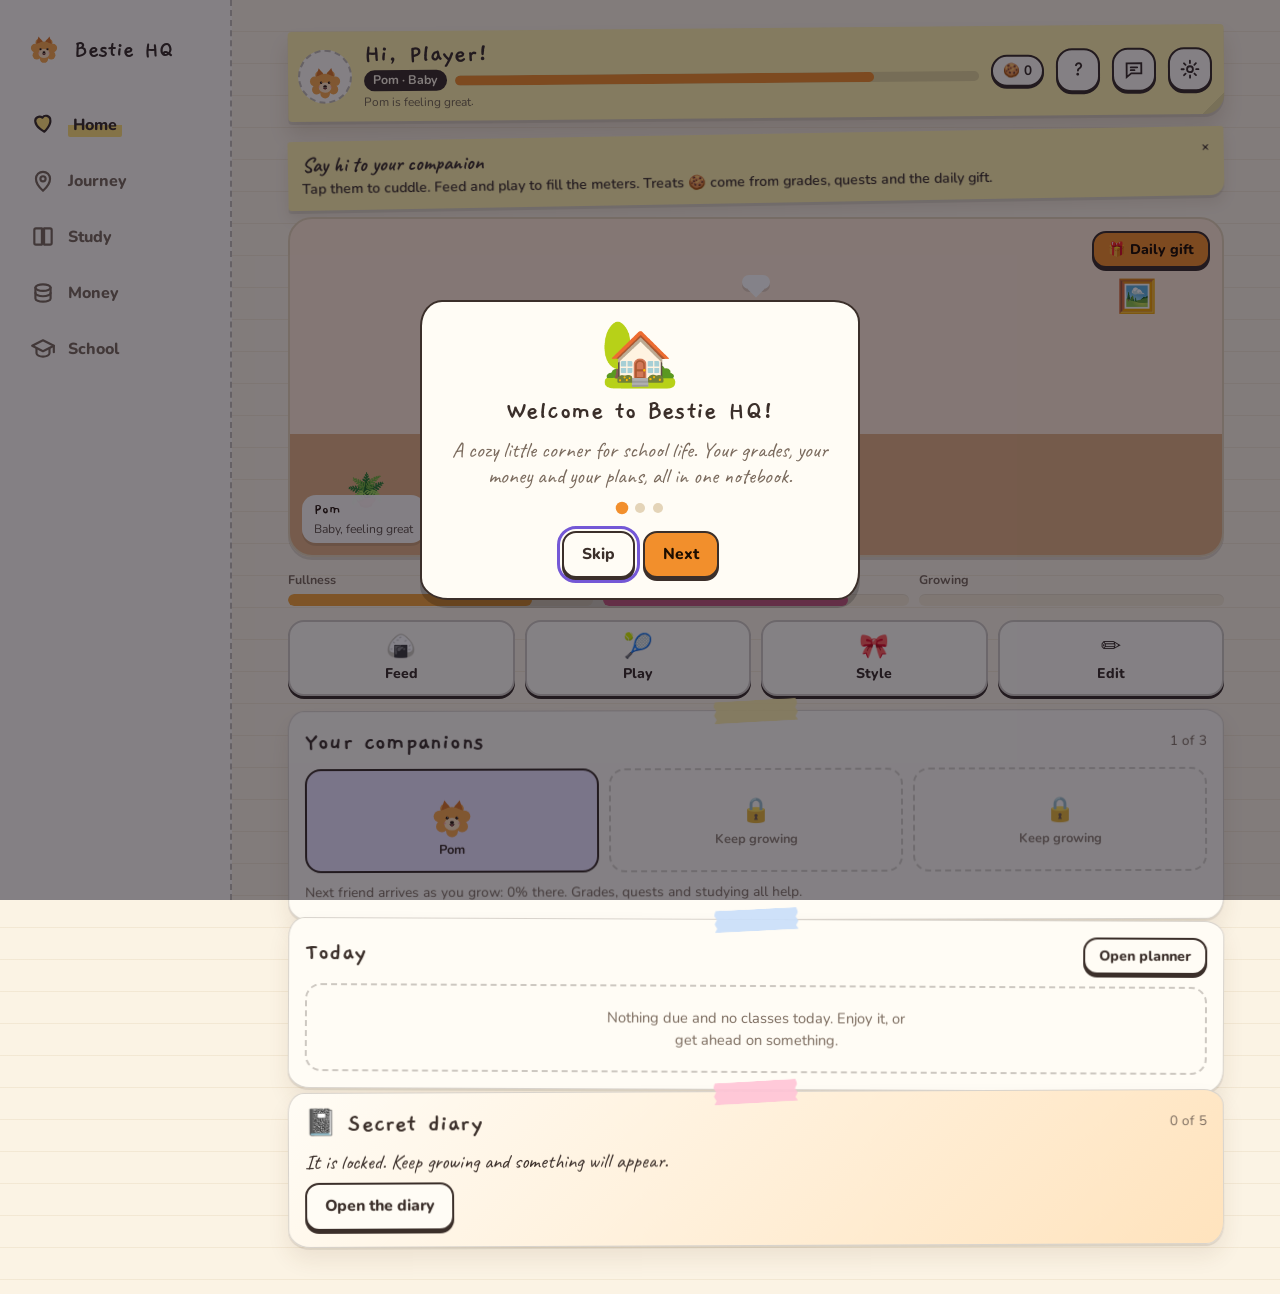
<file: index.html>
<!DOCTYPE html>
<html lang="en">
<head>
<meta charset="utf-8">
<meta name="viewport" content="width=device-width, initial-scale=1, viewport-fit=cover">
<meta name="theme-color" content="#fbf3e4" media="(prefers-color-scheme: light)">
<meta name="theme-color" content="#1f1a22" media="(prefers-color-scheme: dark)">
<title>Bestie HQ</title>
<meta name="description" content="A cute, game-like student life app. Track your road to graduation, side quests, budget and wishlist, with a Pomeranian buddy.">
<meta property="og:type" content="website">
<meta property="og:title" content="Bestie HQ">
<meta property="og:description" content="A cute, game-like student life app. Track your road to graduation, side quests, budget and wishlist.">
<meta property="og:url" content="https://marjie19.github.io/levelup-hq/">
<meta property="og:image" content="https://marjie19.github.io/levelup-hq/icons/og-image.png">
<meta property="og:image:width" content="1200">
<meta property="og:image:height" content="630">
<meta name="twitter:card" content="summary_large_image">
<link rel="icon" href="favicon.svg" type="image/svg+xml">
<link rel="manifest" href="manifest.webmanifest">
<link rel="apple-touch-icon" href="icons/apple-touch-icon.png">
<meta name="apple-mobile-web-app-capable" content="yes">
<meta name="mobile-web-app-capable" content="yes">
<meta name="apple-mobile-web-app-title" content="Bestie">
<meta name="apple-mobile-web-app-status-bar-style" content="default">
<link rel="preconnect" href="https://fonts.googleapis.com">
<link rel="preconnect" href="https://fonts.gstatic.com" crossorigin>
<link href="https://fonts.googleapis.com/css2?family=Gaegu:wght@400;700&family=Nunito:wght@400;600;700;800&family=Caveat:wght@600;700&display=swap" rel="stylesheet">
<link rel="stylesheet" href="css/styles.css">
</head>
<body>
<a class="skip" href="#view">Skip to content</a>

<div class="app">
  <!-- Phone: bottom tab bar. Laptop: left sidebar. Same buttons, CSS moves them. -->
  <nav class="nav" aria-label="Sections">
    <div class="brand"><span id="brandPom"></span><b>Bestie HQ</b></div>
    <div class="navlist" role="tablist">
      <button class="tab" role="tab" data-tab="home" type="button">
        <svg viewBox="0 0 24 24" aria-hidden="true"><path d="M12 21s-7-4.6-7-10.2A4 4 0 0 1 12 8a4 4 0 0 1 7 2.8C19 16.4 12 21 12 21Z"/></svg>
        <span>Home</span></button>
      <button class="tab" role="tab" data-tab="journey" type="button">
        <svg viewBox="0 0 24 24" aria-hidden="true"><path d="M12 21s-6.5-5.6-6.5-11a6.5 6.5 0 0 1 13 0c0 5.4-6.5 11-6.5 11Z"/><circle cx="12" cy="10" r="2.4"/></svg>
        <span>Journey</span></button>
      <button class="tab" role="tab" data-tab="study" type="button">
        <svg viewBox="0 0 24 24" aria-hidden="true"><path d="M4 5.5C4 4.7 4.7 4 5.5 4H11v15H5.5C4.7 19 4 18.3 4 17.5Z"/><path d="M20 5.5c0-.8-.7-1.5-1.5-1.5H13v15h5.5c.8 0 1.5-.7 1.5-1.5Z"/></svg>
        <span>Study</span></button>
      <button class="tab" role="tab" data-tab="money" type="button">
        <svg viewBox="0 0 24 24" aria-hidden="true"><ellipse cx="12" cy="7" rx="7" ry="3"/><path d="M5 7v5c0 1.7 3.1 3 7 3s7-1.3 7-3V7"/><path d="M5 12v5c0 1.7 3.1 3 7 3s7-1.3 7-3v-5"/></svg>
        <span>Money</span></button>
      <button class="tab" role="tab" data-tab="school" type="button">
        <svg viewBox="0 0 24 24" aria-hidden="true"><path d="M2 9l10-5 10 5-10 5Z"/><path d="M6 11.5V16c0 1.6 2.7 3 6 3s6-1.4 6-3v-4.5"/><path d="M22 9v6"/></svg>
        <span>School</span></button>
    </div>
  </nav>

  <div class="main">
    <header class="top">
      <button type="button" class="toppom" id="topPom" data-tab="home" aria-label="Go to your companion"></button>
      <div class="hello">
        <h1 id="hi">Hi, Player!</h1>
        <div class="lvlrow">
          <span class="lvlpill" id="stageLine">Pom</span>
          <div class="bar" role="progressbar" aria-label="How happy your companion is" aria-valuemin="0" aria-valuemax="500" id="xpbarWrap"><i id="xpbar" style="width:0%"></i></div>
        </div>
        <p class="xpline" id="xpline"></p>
      </div>
      <span class="treatpill" id="treatPill">🍪 0</span>
      <button class="iconbtn" id="tipsBtn" type="button" aria-label="Show the tip for this screen"><b aria-hidden="true">?</b></button>
      <button class="iconbtn" id="askBtn" type="button" aria-label="Ask Bestie, the helper chat"><svg viewBox="0 0 24 24" aria-hidden="true"><path d="M4 5h16v11H9l-5 4Z"/><path d="M8.5 9.5h7M8.5 12.5h4"/></svg></button>
      <button class="iconbtn" id="settingsBtn" type="button" aria-label="Settings">
        <svg viewBox="0 0 24 24" aria-hidden="true"><circle cx="12" cy="12" r="3.2"/><path d="M12 2.8v2.4M12 18.8v2.4M2.8 12h2.4M18.8 12h2.4M5.5 5.5l1.7 1.7M16.8 16.8l1.7 1.7M5.5 18.5l1.7-1.7M16.8 7.2l1.7-1.7"/></svg>
      </button>
    </header>

    <main id="view" tabindex="-1"></main>
  </div>
</div>
<div id="modal"></div>
<div class="toast" id="toast" role="status" hidden></div>

<script src="js/templates.js"></script>
<script src="js/state.js"></script>
<script src="js/utils.js"></script>
<script src="js/fx.js"></script>
<script src="js/storage.js"></script>
<script src="js/game.js"></script>
<script src="js/pets.js"></script>
<script src="js/views/header.js"></script>
<script src="js/views/home.js"></script>
<script src="js/views/journey.js"></script>
<script src="js/views/deans.js"></script>
<script src="js/coach.js"></script>
<script src="js/views/money.js"></script>
<script src="js/views/school.js"></script>
<script src="js/views/study.js"></script>
<script src="js/views/ask.js"></script>
<script src="js/views/profile.js"></script>
<script src="js/secret.js"></script>
<script src="js/petsheets.js"></script>
<script src="js/journeyedit.js"></script>
<script src="js/receipts.js"></script>
<script src="js/modals.js"></script>
<script src="js/tips.js"></script>
<script src="js/reminders.js"></script>
<script src="js/events.js"></script>
<script src="js/app.js"></script>
<script>if("serviceWorker" in navigator) addEventListener("load", () => navigator.serviceWorker.register("sw.js").catch(() => {}));</script>
</body>
</html>
</file>
<file: css/styles.css>
/* Layout: phone = slim header + content + bottom tab bar. Laptop (900px+) = left sidebar + header + two-column content.
   Look: soft & bubbly. Cards and buttons sit on a solid "sticker" shadow and squish down when pressed. */
:root{
  --bg:#fbf3e4; --surface:#fffcf5; --surface-2:#f4e9d3; --ink:#3b2f2a; --muted:#7a6a5d;
  --line:#e4d4b8; --accent:#f28f2c; --accent-soft:#ffe3bd; --accent-ink:#5b2c00;
  --plum:#7458d6; --plum-soft:#ece5ff; --good:#0d6e4a; --good-soft:#dcf2e2; --warn:#b4231f;
  --pink-soft:#ffe1e8; --on-plum:#ffffff; --on-good:#ffffff;
  --note:#fff1ad; --hl:#ffe27a;
  --display:"Gaegu", "Comic Sans MS", "Segoe Print", cursive;
  --body:"Nunito", system-ui, -apple-system, "Segoe UI", sans-serif;
  --hand:"Caveat", "Segoe Script", cursive;
  --r:24px; --r-sm:16px; --lift:0 3px 0 color-mix(in srgb,var(--ink) 14%,transparent);
  --navh:72px; color-scheme:light;
}
@media (prefers-color-scheme: dark){
  :root:not([data-theme="light"]){
    --bg:#1f1a22; --surface:#2a232d; --surface-2:#352c39; --ink:#f6ecdc; --muted:#c1b2a3;
    --line:#443847; --accent:#ffa552; --accent-soft:#4a3322; --accent-ink:#ffd9b0;
    --plum:#b39cff; --plum-soft:#3a2f5c; --good:#4fd39a; --good-soft:#1c3a2c; --warn:#ff7a72; --pink-soft:#4a2a3a;
    --on-plum:#1a1030; --on-good:#0f2a1f; --note:#51442a; --hl:#8a7420; color-scheme:dark;
  }
}
:root[data-theme="dark"]{
  --bg:#1f1a22; --surface:#2a232d; --surface-2:#352c39; --ink:#f6ecdc; --muted:#c1b2a3;
  --line:#443847; --accent:#ffa552; --accent-soft:#4a3322; --accent-ink:#ffd9b0;
  --plum:#b39cff; --plum-soft:#3a2f5c; --good:#4fd39a; --good-soft:#1c3a2c; --warn:#ff7a72; --pink-soft:#4a2a3a;
  --on-plum:#1a1030; --on-good:#0f2a1f; --note:#51442a; --hl:#8a7420; color-scheme:dark;
}
*{box-sizing:border-box}
html,body{margin:0}
body{background:var(--bg);color:var(--ink);font-family:var(--body);font-size:16px;line-height:1.5;-webkit-text-size-adjust:100%;
  background-image:radial-gradient(var(--line) 1.2px, transparent 1.2px);background-size:22px 22px}
h1,h2,h3{font-family:var(--display);font-weight:600;margin:0;text-wrap:balance;line-height:1.15}
button,input,select{font:inherit;color:inherit}
input,select{font-size:16px} /* stops iPhone zoom on focus */
button{cursor:pointer;-webkit-tap-highlight-color:transparent}
:focus-visible{outline:3px solid var(--plum);outline-offset:2px;border-radius:10px}
.muted{color:var(--muted)}
.hint{color:var(--muted);font-size:.85rem}
.num{font-variant-numeric:tabular-nums}
.stack>*+*{margin-top:14px}

/* app shell */
.main{max-width:1000px;margin:0 auto;padding:calc(12px + env(safe-area-inset-top)) calc(16px + env(safe-area-inset-right)) calc(var(--navh) + 96px + env(safe-area-inset-bottom)) calc(16px + env(safe-area-inset-left))}

/* nav: bottom bar on phone */
.nav{position:fixed;left:0;right:0;bottom:0;z-index:10;background:var(--surface);border-top:2px solid var(--line);
  padding:8px 12px calc(8px + env(safe-area-inset-bottom));border-radius:24px 24px 0 0}
.brand{display:none}
.navlist{display:flex;gap:6px;max-width:480px;margin:0 auto}
.tab{flex:1;position:relative;display:flex;flex-direction:column;align-items:center;gap:2px;border:0;background:none;border-radius:18px;padding:6px 4px;
  font-family:var(--display);font-weight:600;font-size:.8rem;color:var(--muted);transition:background .15s,color .15s}
.tab svg{width:26px;height:26px;fill:none;stroke:currentColor;stroke-width:2;stroke-linecap:round;stroke-linejoin:round}
.tab[aria-selected="true"]{background:var(--plum-soft);color:var(--plum)}
.tab[aria-selected="true"] svg{fill:color-mix(in srgb,var(--plum) 18%,transparent)}
.tab .soon{position:absolute;top:0;right:calc(50% - 30px);font-style:normal;font-family:var(--body);font-size:.6rem;font-weight:700;
  background:var(--accent-soft);color:var(--accent-ink);padding:0 6px;border-radius:999px}

/* laptop: sidebar */
@media (min-width:900px){
  .app{display:grid;grid-template-columns:232px minmax(0,1fr)}
  .nav{position:sticky;top:0;height:100vh;border-top:0;border-right:2px solid var(--line);border-radius:0 28px 28px 0;padding:24px 16px;display:flex;flex-direction:column;gap:24px}
  .brand{display:flex;align-items:center;gap:10px;padding:0 8px;font-family:var(--display);font-size:1.2rem}
  .brand .pom{width:40px;height:40px}
  .navlist{flex-direction:column;max-width:none;margin:0}
  .tab{flex:none;flex-direction:row;gap:12px;padding:12px 14px;font-size:1rem}
  .tab:hover{background:var(--surface-2);color:var(--ink)}
  .tab[aria-selected="true"]{box-shadow:0 3px 0 color-mix(in srgb,var(--plum) 35%,transparent)}
  .tab .soon{position:static;margin-left:auto}
  .main{padding:28px 32px 48px;width:100%}
}

/* slim header */
.top{display:flex;align-items:center;gap:12px;background:var(--surface);border:2px solid var(--line);border-radius:var(--r);box-shadow:var(--lift);padding:10px 12px 10px 10px}
.toppom{flex:none;width:52px;height:52px;border-radius:18px;background:var(--accent-soft);display:grid;place-items:center}
.toppom .pom{width:44px;height:44px}
.toppom.hop .pom{animation:hop .6s cubic-bezier(.3,1.6,.5,1)}
@keyframes hop{30%{transform:translateY(-8px) rotate(-6deg)}60%{transform:translateY(0) rotate(4deg)}}
.hello{flex:1;min-width:0}
.hello h1{font-size:1.25rem;white-space:nowrap;overflow:hidden;text-overflow:ellipsis}
.lvlrow{display:flex;align-items:center;gap:8px;margin-top:3px}
.lvlpill{flex:none;font-size:.78rem;background:var(--plum);color:var(--on-plum);padding:1px 9px;border-radius:999px}
.lvlpill b{font-family:var(--display);font-weight:600}
.bar{flex:1;height:10px;border-radius:999px;background:var(--surface-2);overflow:hidden}
.bar>i{display:block;height:100%;background:var(--accent);border-radius:999px;transition:width .6s cubic-bezier(.3,1.3,.5,1)}
.xpline{margin:2px 0 0;font-size:.75rem;color:var(--muted)}
.iconbtn{flex:none;width:44px;height:44px;display:grid;place-items:center;border:2px solid var(--line);background:var(--surface);border-radius:16px;box-shadow:0 3px 0 var(--line);color:var(--muted)}
.iconbtn svg{width:22px;height:22px;fill:none;stroke:currentColor;stroke-width:2;stroke-linecap:round}
.iconbtn:active{transform:translateY(2px);box-shadow:0 1px 0 var(--line)}

#view{margin-top:16px}

/* stats */
.stats{display:grid;grid-template-columns:repeat(3,1fr);gap:10px;margin-bottom:14px}
.stat{border-radius:20px;padding:10px 12px}
.stat b{font-family:var(--display);font-weight:600;font-size:1.5rem;display:block;line-height:1.1}
.stat b small{font-size:.9rem;opacity:.7}
.stat span{font-size:.76rem;font-weight:700}
.s-plum{background:var(--plum-soft);color:var(--plum)}
.s-apri{background:var(--accent-soft);color:var(--accent-ink)}
.s-good{background:var(--good-soft);color:var(--good)}

/* segmented switch (phone only) */
.seg{display:flex;background:var(--surface-2);border-radius:999px;padding:4px;margin-bottom:14px}
.seg button{flex:1;border:0;background:none;border-radius:999px;padding:8px;font-family:var(--display);font-weight:600;color:var(--muted)}
.seg button[aria-selected="true"]{background:var(--surface);color:var(--ink);box-shadow:0 2px 0 var(--line)}
.panes>.pane{display:none}
.panes[data-show="map"]>[data-pane-id="map"],.panes[data-show="quests"]>[data-pane-id="quests"],
.panes[data-show="spend"]>[data-pane-id="spend"],.panes[data-show="wish"]>[data-pane-id="wish"]{display:block}
@media (min-width:900px){
  .seg{display:none}
  .panes{display:grid;grid-template-columns:minmax(0,1.3fr) minmax(0,1fr);gap:18px;align-items:start}
  .panes>.pane{display:block}
}

/* cards */
.card{background:var(--surface);border:2px solid var(--line);border-radius:var(--r);box-shadow:var(--lift);padding:16px}
.card h2{font-size:1.2rem}
.cardhead{display:flex;justify-content:space-between;align-items:center;gap:10px;margin-bottom:12px}
.headbtns{display:flex;gap:8px;align-items:center}

/* buttons */
.btn{border:0;border-radius:16px;padding:10px 18px;font-family:var(--display);font-weight:600;font-size:1rem;background:var(--ink);color:var(--bg);
  box-shadow:0 4px 0 color-mix(in srgb,var(--ink) 55%,#000);transition:transform .08s,box-shadow .08s}
.btn:active{transform:translateY(3px);box-shadow:0 1px 0 color-mix(in srgb,var(--ink) 55%,#000)}
.btn.acc{background:var(--accent);color:#2b1400;box-shadow:0 4px 0 #c46a12}
.btn.acc:active{box-shadow:0 1px 0 #c46a12}
.btn.ghost{background:var(--surface-2);color:var(--ink);box-shadow:0 4px 0 var(--line)}
.btn.ghost:active{box-shadow:0 1px 0 var(--line)}
.btn.sm{padding:6px 14px;font-size:.92rem;border-radius:14px}
.btn[disabled]{opacity:.55;cursor:not-allowed}
.round{width:34px;height:34px;border-radius:50%;border:2px solid var(--line);background:var(--surface);font-family:var(--display);font-weight:600;color:var(--muted);box-shadow:0 2px 0 var(--line)}
.fab{position:fixed;right:calc(18px + env(safe-area-inset-right));bottom:calc(var(--navh) + 18px + env(safe-area-inset-bottom));z-index:9;
  border:0;border-radius:999px;padding:14px 22px;background:var(--plum);color:var(--on-plum);font-family:var(--display);font-weight:600;font-size:1.05rem;
  box-shadow:0 5px 0 color-mix(in srgb,var(--plum) 60%,#000),0 10px 24px rgba(40,20,90,.25);transition:transform .08s}
.fab span{font-size:1.3rem;line-height:1;margin-right:2px}
.fab:active{transform:translateY(3px)}
@media (max-width:899px){.fab.on-wish{display:none}}
@media (min-width:900px){.fab{bottom:28px;right:32px}}

/* map */
.map{position:relative;padding:8px 0 20px;overflow:hidden}
.map svg.trail{position:absolute;inset:0;width:100%;height:100%;pointer-events:none}
.world{position:relative;z-index:1;text-align:center;margin:14px 0 4px}
.world span{display:inline-block;font-family:var(--display);font-weight:600;font-size:.88rem;background:var(--plum-soft);color:var(--plum);padding:4px 14px;border-radius:999px}
.stop{position:relative;height:112px}
.node{position:absolute;left:var(--x);top:6px;transform:translateX(-50%);display:flex;flex-direction:column;align-items:center;gap:4px;border:0;background:none;padding:0;width:120px;z-index:1}
.dot{width:62px;height:62px;border-radius:50%;display:grid;place-items:center;font-family:var(--display);font-weight:700;font-size:1.05rem;
  background:var(--surface);border:3px dashed var(--line);color:var(--muted);box-shadow:0 4px 0 var(--line);transition:transform .15s}
.node:hover .dot{transform:translateY(-2px)}
.node:active .dot{transform:translateY(3px);box-shadow:0 1px 0 var(--line)}
.node .cap{font-size:.78rem;font-weight:700;line-height:1.2;text-align:center;background:var(--surface);padding:1px 6px;border-radius:6px}
.node .chip{font-size:.68rem;padding:1px 8px;border-radius:999px;font-weight:700;background:var(--surface-2);color:var(--muted)}
.st-done .dot{border:3px solid var(--good);background:var(--good-soft);color:var(--good);box-shadow:0 4px 0 var(--good)}
.st-dean .dot{border:3px solid var(--accent);background:var(--accent-soft);color:var(--accent-ink);box-shadow:0 4px 0 var(--accent)}
.st-now .dot{border:3px solid var(--plum);background:var(--plum-soft);color:var(--plum);box-shadow:0 4px 0 var(--plum);animation:pulse 1.8s ease-in-out infinite}
.st-grad .dot{width:74px;height:74px;border-radius:24px;border:3px solid var(--plum);background:var(--plum);color:var(--on-plum);box-shadow:0 5px 0 color-mix(in srgb,var(--plum) 60%,#000)}
.st-goal .dot{border-radius:20px;border-style:solid;background:var(--pink-soft)}
.st-goaldone .dot{border:3px solid var(--good);background:var(--good-soft);color:var(--good);border-radius:20px;box-shadow:0 4px 0 var(--good)}
.chip.dean{background:var(--accent-soft);color:var(--accent-ink)}
.chip.now{background:var(--plum-soft);color:var(--plum)}
.chip.ok{background:var(--good-soft);color:var(--good)}
.avatar{position:absolute;width:40px;height:40px;top:16px;left:-14px;animation:bob 2.2s ease-in-out infinite}
@keyframes pulse{50%{transform:scale(1.06)}}
@keyframes bob{50%{transform:translateY(-4px)}}
.addgoal{display:block;margin:6px auto 0;position:relative;z-index:1}

/* mascot moods */
.pom .eyes-shut{display:none}
.pom.sleepy .eyes-open{display:none}
.pom.sleepy .eyes-shut{display:inline}

/* lists */
.list{list-style:none;margin:0;padding:0;display:flex;flex-direction:column;gap:8px}
.row{display:flex;align-items:center;gap:10px;padding:10px 12px;border:2px solid var(--line);border-radius:var(--r-sm);background:var(--surface)}
.row.done .t{color:var(--muted);text-decoration:line-through;text-decoration-thickness:2px}
.row .grow{flex:1;min-width:0}
.row .t{font-weight:700;overflow-wrap:anywhere}
.row .s{font-size:.8rem;color:var(--muted)}
.check{width:30px;height:30px;border-radius:10px;border:2px solid var(--line);background:var(--surface);display:grid;place-items:center;flex:none;font-weight:700;color:var(--on-good);box-shadow:0 2px 0 var(--line)}
.check[aria-pressed="true"]{background:var(--good);border-color:var(--good);box-shadow:0 2px 0 color-mix(in srgb,var(--good) 60%,#000)}
.pill{font-size:.72rem;font-weight:700;padding:2px 8px;border-radius:999px;background:var(--surface-2);color:var(--muted);white-space:nowrap}
.pill.xp{background:var(--plum-soft);color:var(--plum)}
.x{border:0;background:none;color:var(--muted);font-size:1.2rem;width:32px;height:32px;border-radius:10px;flex:none}
.x:hover{color:var(--warn);background:var(--surface-2)}
.empty{display:flex;flex-direction:column;align-items:center;gap:6px;padding:20px 16px;text-align:center;color:var(--muted);border:2px dashed var(--line);border-radius:var(--r-sm);font-size:.92rem}
.empty .pom{width:56px;height:56px}
.empty p{margin:0;max-width:34ch}

/* forms */
.sheetform{display:flex;flex-direction:column;gap:12px}
.field{display:flex;flex-direction:column;gap:4px;flex:1;min-width:110px}
.field label{font-size:.8rem;font-weight:700;color:var(--muted)}
.inp{width:100%;border:2px solid var(--line);background:var(--bg);border-radius:14px;padding:10px 12px}
.inp:focus{outline:none;border-color:var(--plum)}

/* money */
.big{font-family:var(--display);font-size:2.4rem;font-weight:600;line-height:1}
.leftline{font-size:.92rem}
.mbar{height:14px;border-radius:999px;background:var(--surface-2);overflow:hidden;margin:10px 0 6px}
.mbar>i{display:block;height:100%;background:var(--good);border-radius:999px}
.mbar.hot>i{background:var(--warn)}
.cats{display:flex;flex-direction:column;gap:6px;margin-top:14px}
.cat{display:grid;grid-template-columns:76px 1fr 78px;gap:8px;align-items:center;font-size:.85rem}
.cat .track{height:8px;border-radius:999px;background:var(--surface-2);overflow:hidden}
.cat .track i{display:block;height:100%;background:var(--plum);border-radius:999px}
.chips{display:flex;flex-wrap:wrap;gap:6px}
.chipbtn{border:2px solid var(--line);background:var(--surface);border-radius:999px;padding:5px 12px;font-size:.85rem;font-weight:700;box-shadow:0 2px 0 var(--line)}
.chipbtn[aria-pressed="true"]{background:var(--plum);border-color:var(--plum);color:var(--on-plum);box-shadow:0 2px 0 color-mix(in srgb,var(--plum) 60%,#000)}
.catdot{flex:none;width:34px;height:34px;border-radius:12px;display:grid;place-items:center;font-family:var(--display);font-weight:600}
.c-food{background:var(--accent-soft);color:var(--accent-ink)}
.c-commute{background:var(--plum-soft);color:var(--plum)}
.c-school{background:var(--good-soft);color:var(--good)}
.c-fun{background:var(--pink-soft);color:#c2385a}
.c-others{background:var(--surface-2);color:var(--muted)}
.wish{padding:12px;border:2px solid var(--line);border-radius:var(--r-sm);display:flex;flex-direction:column;gap:6px}
.wish .head{display:flex;justify-content:space-between;gap:8px;align-items:center}
.wish form{display:flex;gap:6px}
.wish form .inp{padding:8px 10px}
.wish form .btn{box-shadow:none;padding:8px 14px}
.wish.got{background:var(--good-soft);border-color:var(--good)}

/* planner lock */
.lockcard{text-align:center;padding:36px 20px}
.lockcard .pom{width:72px;height:72px}
.lockcard p{max-width:46ch;margin:8px auto 0}

/* modal + toast */
.scrim{position:fixed;inset:0;background:rgba(10,6,20,.5);display:flex;align-items:flex-end;justify-content:center;z-index:20;padding:12px}
@media (min-width:600px){.scrim{align-items:center}}
.sheet{background:var(--surface);border-radius:28px;padding:20px;width:100%;max-width:440px;max-height:calc(100dvh - 24px);overflow:auto;display:flex;flex-direction:column;gap:12px;
  margin-bottom:env(safe-area-inset-bottom);animation:sheetin .28s cubic-bezier(.3,1.25,.5,1)}
@keyframes sheetin{from{transform:translateY(24px);opacity:0}}
.sheet h3{font-size:1.3rem}
.sheet .pom{width:48px;height:48px;flex:none}
.sheet .acts{display:flex;gap:8px;justify-content:flex-end;flex-wrap:wrap;margin-top:4px}
.xplist{margin:0;padding-left:20px;display:flex;flex-direction:column;gap:4px}
.toast{position:fixed;left:50%;bottom:calc(var(--navh) + 20px + env(safe-area-inset-bottom));transform:translateX(-50%);background:var(--ink);color:var(--bg);padding:10px 18px;border-radius:999px;font-weight:700;z-index:30;box-shadow:0 8px 24px rgba(0,0,0,.25);max-width:calc(100% - 32px);text-align:center}
@media (min-width:900px){.toast{bottom:28px}}
@media (prefers-reduced-motion:reduce){*{animation:none!important;transition:none!important}}
.skip{position:fixed;left:12px;top:-60px;z-index:40;background:var(--ink);color:var(--bg);padding:10px 16px;border-radius:12px;font-weight:700;text-decoration:none}
.skip:focus{top:12px}
[hidden]{display:none!important}
#view:focus{outline:none}
.tip{margin:0;padding:10px 12px;border-radius:var(--r-sm);background:var(--plum-soft);color:var(--ink);font-size:.85rem}

/* Dean's List calculator */
.sr{position:absolute;width:1px;height:1px;overflow:hidden;clip:rect(0 0 0 0);white-space:nowrap}
.calcgrid{display:grid;gap:14px}
.result{display:grid;grid-template-columns:112px minmax(0,1fr);gap:12px 16px;align-items:center}
.result>.rsave,.result>.rxp,.result>.rrules{grid-column:1/-1}
.ringbox{position:relative;width:112px;height:112px}
.ring{width:100%;height:100%}
.rtrack{fill:none;stroke:var(--surface-2);stroke-width:12}
.rfill{fill:none;stroke:var(--plum);stroke-width:12;stroke-linecap:round;transform:rotate(-90deg);transform-origin:70px 70px;transition:stroke-dashoffset .7s cubic-bezier(.3,1.2,.5,1),stroke .3s}
.rtick{stroke:var(--accent);stroke-width:5;stroke-linecap:round}
.result.pass .rfill{stroke:var(--good)}
.rnum{position:absolute;inset:0;display:flex;flex-direction:column;align-items:center;justify-content:center;line-height:1.05}
.rnum b{font-family:var(--display);font-weight:600;font-size:1.7rem}
.rnum span{font-size:.68rem;color:var(--muted);font-weight:700}
.result.pop .ringbox{animation:popring .7s cubic-bezier(.3,1.6,.5,1)}
@keyframes popring{40%{transform:scale(1.12) rotate(-4deg)}70%{transform:scale(.97) rotate(2deg)}}
.rstatus{font-family:var(--display);font-weight:600;font-size:1.1rem;line-height:1.2}
.result.pass .rstatus{color:var(--good)}
.rstatus.swap{animation:swap .35s ease-out}
@keyframes swap{from{opacity:0;transform:translateY(4px)}}
.checks{list-style:none;margin:8px 0 0;padding:0;display:flex;flex-direction:column;gap:4px;font-size:.84rem}
.ck{display:grid;grid-template-columns:18px 1fr auto;gap:6px;align-items:baseline}
.ckmark{font-weight:700}
.ck.ok .ckmark{color:var(--good)}
.ck.no .ckmark{color:var(--warn)}
.ck b{font-weight:700}
.rsave{display:flex;gap:10px;align-items:flex-end}
.rsave .field{flex:1}
.rxp{margin:-4px 0 0}
.rrules{display:flex;flex-wrap:wrap;gap:6px;align-items:center}
.rrules .btn{margin-left:auto}
.crow{display:grid;grid-template-columns:1fr 1fr 34px;grid-template-areas:"name name del" "units grade .";gap:8px;align-items:end;padding:10px;border:2px solid var(--line);border-radius:var(--r-sm);background:var(--surface)}
.cname{grid-area:name}
.cu{grid-area:units}
.cg{grid-area:grade}
.cdel{grid-area:del;align-self:center}
.cfoot{display:flex;align-items:center;justify-content:space-between;gap:10px;margin-top:12px}
@media (min-width:900px){
  .calcgrid{grid-template-columns:minmax(0,1.3fr) minmax(0,1fr);align-items:start}
  .coursecard{grid-column:1;grid-row:1}
  .result{grid-column:2;grid-row:1;position:sticky;top:20px;grid-template-columns:1fr;justify-items:center;text-align:center}
  .result>*{width:100%}
  .result>.ringbox{width:150px;height:150px}
  .rnum b{font-size:2.2rem}
  .checks{align-items:stretch;text-align:left}
  .crow{grid-template-columns:1fr 90px 120px 34px;grid-template-areas:"name units grade del"}
}

/* Journey: milestones, themes, pet, customize sheets */
.st-mile .dot{border-radius:20px;border:3px solid var(--accent);background:var(--accent-soft);color:var(--accent-ink);font-size:1.5rem;box-shadow:0 4px 0 var(--accent)}
.st-miledone .dot{border-radius:20px;border:3px solid var(--good);background:var(--good-soft);color:var(--good);box-shadow:0 4px 0 var(--good)}
.map{border-radius:var(--r-sm)}
.theme-forest{background:linear-gradient(180deg,rgba(46,155,98,.12),rgba(46,155,98,.03))}
.theme-space{background:linear-gradient(180deg,rgba(80,50,170,.24),rgba(30,20,90,.08))}
.theme-candy{background:linear-gradient(180deg,rgba(255,110,170,.16),rgba(255,190,120,.06))}
.theme-beach{background:linear-gradient(180deg,rgba(80,190,230,.16),rgba(250,215,140,.16))}
.decor{position:absolute;top:34px;font-size:1.5rem;opacity:.9;pointer-events:none;animation:sway 4.5s ease-in-out infinite;animation-delay:var(--d,0s)}
@keyframes sway{50%{transform:translateY(-6px) rotate(6deg)}}
.pet{position:absolute;left:0;top:0;width:40px;height:40px;z-index:2;pointer-events:none;will-change:transform}
.pet .avatar{position:static;left:auto;top:auto}
.petemo{display:grid;place-items:center;width:40px;height:40px;font-size:1.7rem;line-height:1;border-radius:50%;background:var(--surface);box-shadow:0 3px 0 var(--line)}
.tplgrid{display:grid;gap:8px}
.tpl{display:flex;gap:12px;align-items:center;text-align:left;width:100%;border:2px solid var(--line);background:var(--surface);border-radius:var(--r-sm);padding:10px 12px;box-shadow:0 3px 0 var(--line)}
.tpl .emo{font-size:1.7rem;flex:none}
.tplt{display:flex;flex-direction:column;line-height:1.25}
.tplt span{font-size:.8rem;color:var(--muted)}
.tpl[aria-checked="true"]{border-color:var(--plum);background:var(--plum-soft);box-shadow:0 3px 0 color-mix(in srgb,var(--plum) 45%,transparent)}
.tpl:active{transform:translateY(2px)}
.subh{margin:6px 0 -4px;font-family:var(--display);font-weight:600;font-size:1rem}
.bigico{font-size:2rem;line-height:1}
.sheet.wide{max-width:560px}
.elist{list-style:none;margin:0;padding:0;display:flex;flex-direction:column;gap:8px}
.erow{display:grid;grid-template-columns:auto 1fr 1fr 34px;grid-template-areas:"mv label label del" "kind kind group group" "icon icon xp xp";gap:6px 8px;align-items:center;padding:10px;border:2px solid var(--line);border-radius:var(--r-sm);background:var(--bg)}
.emove{grid-area:mv;display:flex;flex-direction:column;gap:2px}
.emove button{width:28px;height:22px;border:2px solid var(--line);border-radius:8px;background:var(--surface);font-size:.8rem;line-height:1;padding:0}
.emove button:disabled{opacity:.35}
.elabel{grid-area:label}
.erow .x{grid-area:del}
.ekind{grid-area:kind}
.egroup{grid-area:group}
.eicon{grid-area:icon}
.exp{grid-area:xp;display:flex;align-items:center;gap:6px;font-size:.8rem;font-weight:700;color:var(--muted)}
.erow .inp{padding:8px 10px}
.eadd{display:flex;gap:8px}

/* Receipt photo */
.snap{display:flex;flex-direction:column;gap:8px;padding:10px;border:2px dashed var(--line);border-radius:var(--r-sm)}
.snapbtns{display:flex;gap:8px;flex-wrap:wrap}
.snapprev{display:flex;gap:10px;align-items:center}
.snapprev[hidden]{display:none}
.snapprev img{width:64px;height:64px;object-fit:cover;border-radius:12px;border:2px solid var(--line);flex:none}
.snapinfo{flex:1;min-width:0;font-size:.85rem;line-height:1.3}
.snapinfo .mbar{margin:6px 0 0;height:8px}
.mbar>i{transition:width .3s}
.autofill{animation:flash 1.6s ease-out}
@keyframes flash{0%,35%{background:var(--accent-soft);border-color:var(--accent)}}
.rimg{width:100%;max-height:60vh;object-fit:contain;border-radius:14px;background:var(--surface-2)}
.x.pic{font-size:1rem}

/* Companions: pet drawings, Home room, care, shop, maker */
.pet-svg{overflow:visible}
.pet-svg .eyes-open{transform-box:fill-box;transform-origin:center;animation:blink 5.5s infinite}
@keyframes blink{0%,93%,100%{transform:scaleY(1)}96%{transform:scaleY(.08)}}
.toppom{border:0;padding:0;cursor:pointer}
.toppom .pet-svg{width:46px;height:46px}
.treatpill{flex:none;font-size:.85rem;font-weight:700;background:var(--accent-soft);color:var(--accent-ink);padding:4px 10px;border-radius:999px;white-space:nowrap}
.treatpill.big{font-size:1rem;padding:5px 12px;box-shadow:0 2px 0 color-mix(in srgb,var(--accent) 40%,transparent)}
.room{position:relative;border-radius:var(--r);border:2px solid var(--line);box-shadow:var(--lift);height:340px;overflow:hidden;
  background:linear-gradient(180deg,var(--wall) 0 64%,var(--floor) 64% 100%);--wall:#ffe9d6;--floor:#e2b184}
.room::before,.room::after{position:absolute;font-size:2rem;pointer-events:none}
.room::before{content:var(--d1);left:6%;bottom:12%}
.room::after{content:var(--d2);right:7%;top:16%}
.room-cozy{--d1:"🪴";--d2:"🖼️"}
.room-garden{--wall:#dff3d2;--floor:#9bd37a;--d1:"🌻";--d2:"🦋"}
.room-beach{--wall:#cfeefa;--floor:#f4dca0;--d1:"🐚";--d2:"☀️"}
.room-library{--wall:#e7dcf5;--floor:#b99870;--d1:"📚";--d2:"🕯️"}
.room-space{--wall:#2a2358;--floor:#3b3478;--d1:"🪐";--d2:"⭐"}
@media (prefers-color-scheme: dark){:root:not([data-theme="light"]) .room{filter:brightness(.8)}}
:root[data-theme="dark"] .room{filter:brightness(.8)}
.roomtop{position:absolute;left:12px;right:12px;top:12px;display:flex;justify-content:space-between;align-items:center;z-index:2}
.giftbtn{animation:wobble 2.4s ease-in-out infinite}
@keyframes wobble{0%,80%,100%{transform:rotate(0)}85%{transform:rotate(-6deg)}90%{transform:rotate(6deg)}95%{transform:rotate(-4deg)}}
.bubble{position:absolute;left:50%;top:56px;transform:translateX(-50%);z-index:2;max-width:78%;background:#fff;color:#2a1a10;padding:7px 14px;border-radius:16px;font-weight:700;font-size:.85rem;text-align:center;box-shadow:0 3px 0 rgba(0,0,0,.12);animation:popin .5s cubic-bezier(.3,1.6,.5,1)}
.bubble::after{content:"";position:absolute;left:50%;bottom:-6px;width:12px;height:12px;background:#fff;transform:translateX(-50%) rotate(45deg)}
@keyframes popin{from{transform:translateX(-50%) scale(.6);opacity:0}}
.petstage{position:absolute;left:50%;bottom:26px;transform:translateX(-50%);border:0;background:none;padding:0;cursor:pointer;z-index:1;-webkit-tap-highlight-color:transparent}
.pet-svg.big{width:min(58vw,230px);height:auto;transform-origin:50% 96%;animation:breathe 3.6s ease-in-out infinite}
@keyframes breathe{50%{transform:scale(1.035,.97)}}
.pet-svg.big.eat{animation:munch .9s ease, breathe 3.6s ease-in-out .9s infinite}
@keyframes munch{20%{transform:scale(1.08,.92)}40%{transform:scale(.94,1.06)}60%{transform:scale(1.07,.93)}80%{transform:scale(.97,1.03)}}
.pet-svg.big.play{animation:bounce 1s ease, breathe 3.6s ease-in-out 1s infinite}
@keyframes bounce{15%{transform:translateY(-34px) rotate(-6deg)}35%{transform:translateY(0)}55%{transform:translateY(-26px) rotate(6deg)}75%{transform:translateY(0)}}
.pet-svg.big.wiggle{animation:wig .5s ease, breathe 3.6s ease-in-out .5s infinite}
@keyframes wig{25%{transform:rotate(-5deg) scale(1.04)}75%{transform:rotate(5deg) scale(1.04)}}
.shadow{position:absolute;left:50%;bottom:18px;width:150px;height:18px;border-radius:50%;background:rgba(0,0,0,.14);transform:translateX(-50%)}
.nameplate{position:absolute;left:12px;bottom:12px;z-index:2;background:rgba(255,255,255,.92);color:#2a1a10;border-radius:14px;padding:5px 12px;line-height:1.2;box-shadow:0 3px 0 rgba(0,0,0,.1)}
.nameplate b{font-family:var(--display);display:block}
.nameplate span{font-size:.76rem;opacity:.75}
.floaty{position:absolute;z-index:3;font-size:1.5rem;pointer-events:none;animation:floatup 1s ease-out forwards}
@keyframes floatup{from{opacity:1;transform:translate(-50%,0) scale(.6)}to{opacity:0;transform:translate(-50%,-80px) scale(1.3)}}
.meters{display:grid;grid-template-columns:repeat(3,1fr);gap:10px;margin:14px 0}
.meter{font-size:.78rem;font-weight:700;color:var(--muted)}
.mbar2{height:12px;border-radius:999px;background:var(--surface-2);overflow:hidden;margin-top:4px;box-shadow:inset 0 1px 0 rgba(0,0,0,.06)}
.mbar2 i{display:block;height:100%;border-radius:999px;transition:width .6s cubic-bezier(.3,1.3,.5,1)}
.mbar2 .hun{background:#f2a33a}.mbar2 .joy{background:#ec6f9a}.mbar2 .gro{background:var(--good)}
.acts3{display:grid;grid-template-columns:repeat(4,1fr);gap:10px;margin-bottom:14px}
.act{display:flex;flex-direction:column;align-items:center;gap:2px;border:2px solid var(--line);background:var(--surface);border-radius:var(--r-sm);padding:10px 4px;font-family:var(--display);font-weight:600;font-size:.88rem;box-shadow:0 4px 0 var(--line);transition:transform .08s,box-shadow .08s}
.act span{font-size:1.5rem;line-height:1.2}
.act:active{transform:translateY(3px);box-shadow:0 1px 0 var(--line)}
.slots{display:grid;grid-template-columns:repeat(3,1fr);gap:10px}
.slot{display:flex;flex-direction:column;align-items:center;justify-content:center;gap:2px;min-height:104px;border:2px solid var(--line);border-radius:var(--r-sm);background:var(--surface);font-size:.8rem;font-weight:700;padding:6px}
.slot.on{border-color:var(--plum);background:var(--plum-soft)}
.slot .pet-svg{width:56px;height:56px}
.slot.new{border-style:dashed;color:var(--plum);animation:pulse 1.8s ease-in-out infinite}
.slot .plus{font-size:2rem;line-height:1}
.slot.locked{color:var(--muted);border-style:dashed;opacity:.8}
.lockic{font-size:1.5rem}
.shop{display:grid;grid-template-columns:repeat(3,1fr);gap:8px}
.item{display:flex;flex-direction:column;align-items:center;gap:2px;border:2px solid var(--line);background:var(--surface);border-radius:var(--r-sm);padding:10px 4px;box-shadow:0 3px 0 var(--line);font-size:.8rem}
.item .ie{font-size:1.7rem;line-height:1.1}
.item .ic{color:var(--muted);font-weight:700}
.item.on{border-color:var(--plum);background:var(--plum-soft)}
.item.poor{opacity:.55}
.item:active{transform:translateY(2px)}
.mkprev{display:flex;flex-direction:column;align-items:center;background:var(--surface-2);border-radius:var(--r);padding:10px}
.mkprev .pet-svg{width:150px;height:150px}
.mkname{font-family:var(--display);font-weight:600;font-size:1.1rem}
.specs{display:grid;grid-template-columns:repeat(auto-fill,minmax(78px,1fr));gap:8px}
.spec{display:flex;flex-direction:column;align-items:center;border:2px solid var(--line);background:var(--surface);border-radius:var(--r-sm);padding:6px 2px;font-size:.75rem;font-weight:700}
.spec .pet-svg{width:56px;height:56px}
.spec[aria-pressed="true"]{border-color:var(--plum);background:var(--plum-soft)}
.swrow{display:flex;align-items:flex-start;gap:10px;margin-top:6px}
.swrow>span{padding-top:6px}
.swrow>span{width:48px;font-size:.8rem;font-weight:700;color:var(--muted)}
.swrow>div{display:flex;gap:6px;flex-wrap:wrap}
.sw{width:30px;height:30px;border-radius:50%;border:3px solid var(--surface);box-shadow:0 0 0 2px var(--line)}
.sw[aria-pressed="true"]{box-shadow:0 0 0 3px var(--plum);transform:scale(1.1)}
.namerow{display:flex;gap:8px}
.pet .pet-svg.avatar{width:44px;height:44px;position:static}

/* ===== Bestie look: notebook paper + cozy storybook. Later rules win, so this block restyles everything above. ===== */
body{background-color:var(--bg);background-image:linear-gradient(transparent 31px,color-mix(in srgb,var(--line) 75%,transparent) 32px);background-size:100% 32px;background-attachment:local}
h1,h2,h3,h4{font-weight:700;letter-spacing:.2px}
.hello h1{font-size:1.65rem;line-height:1}
.card h2,.cardhead h2{font-size:1.6rem}
.sheet h3{font-size:1.8rem}
.subh{font-size:1.3rem}
.hand{font-family:var(--hand);font-size:1.3rem;line-height:1.15}
.btn,.act,.tab,.seg button,.chipbtn,.item,.slot,.tpl,.spec,.stat span,.fab,.pill,.chip{font-family:var(--body)}
.btn{font-weight:800;border:2px solid var(--ink);box-shadow:0 3px 0 var(--ink);border-radius:14px;font-size:.98rem}
.btn.acc{background:var(--accent);color:#2b1400;box-shadow:0 3px 0 var(--ink)}
.btn.ghost{background:var(--surface);color:var(--ink);box-shadow:0 3px 0 var(--ink)}
.btn:active{transform:translateY(3px);box-shadow:0 0 0 var(--ink)}
.btn.sm{font-size:.88rem}
.fab{border:2px solid var(--ink);box-shadow:0 4px 0 var(--ink);font-weight:800}
.act{font-weight:800;border-color:var(--ink);box-shadow:0 3px 0 var(--ink)}
.act:active{box-shadow:0 0 0 var(--ink)}

/* paper cards with washi tape */
.card{position:relative;background:var(--surface);border:1.5px solid color-mix(in srgb,var(--ink) 20%,var(--surface));border-radius:16px 20px 18px 22px/20px 16px 22px 18px;
  box-shadow:0 2px 0 color-mix(in srgb,var(--ink) 10%,transparent),0 12px 22px rgba(90,60,20,.09)}
.card::before{content:"";position:absolute;top:-11px;left:50%;width:84px;height:22px;margin-left:-42px;transform:rotate(-3deg);background:var(--tape,#ffc4d6);opacity:.9;pointer-events:none;
  box-shadow:0 1px 0 rgba(0,0,0,.07);clip-path:polygon(2% 0,98% 0,100% 22%,97% 42%,100% 62%,97% 82%,100% 100%,0 100%,3% 82%,0 62%,3% 42%,0 22%)}
.card:nth-of-type(4n+1){--tape:#ffc4d6;transform:rotate(-.25deg)}
.card:nth-of-type(4n+2){--tape:#bfe6d3;transform:rotate(.2deg)}
.card:nth-of-type(4n+3){--tape:#fff0a8;transform:rotate(-.15deg)}
.card:nth-of-type(4n+4){--tape:#c9defa;transform:rotate(.25deg)}
.result.card,.erow,.crow{transform:none}
.panes>.card,.panes>.pane{margin-top:6px}

/* the header is a sticky note */
.top{background:var(--note);color:var(--ink);border:0;border-radius:4px 4px 20px 4px;transform:rotate(-.5deg);
  box-shadow:0 3px 0 rgba(0,0,0,.08),0 14px 20px rgba(90,60,20,.14)}
.top::after{content:"";position:absolute;right:0;bottom:0;width:22px;height:22px;background:linear-gradient(135deg,transparent 50%,rgba(0,0,0,.09) 50%);border-radius:0 0 20px 0;pointer-events:none}
.top{position:relative}
.toppom{background:var(--surface);border:2px dashed color-mix(in srgb,var(--ink) 30%,transparent);border-radius:50%;width:54px;height:54px}
.toppom .pet-svg{width:46px;height:46px}
.xpline{color:color-mix(in srgb,var(--ink) 70%,transparent)}
.lvlpill{background:var(--ink);color:var(--bg);font-family:var(--body);font-weight:700}
.bar{background:color-mix(in srgb,var(--ink) 14%,transparent)}
.treatpill{background:var(--surface);border:2px solid var(--ink);color:var(--ink);box-shadow:0 2px 0 var(--ink)}
.iconbtn{background:var(--surface);border:2px solid var(--ink);box-shadow:0 2px 0 var(--ink);color:var(--ink)}

/* bottom bar: pages in a notebook, the open page gets highlighter */
.nav{background:var(--surface);border-top:2px dashed color-mix(in srgb,var(--ink) 30%,transparent);border-radius:0}
.tab{font-weight:800;color:var(--muted)}
.tab svg{transition:transform .3s cubic-bezier(.3,1.6,.5,1)}
.tab[aria-selected="true"]{background:none;color:var(--ink);box-shadow:none}
.tab[aria-selected="true"] span:first-of-type{background:linear-gradient(transparent 52%,var(--hl) 52%);padding:0 5px;border-radius:2px}
.tab[aria-selected="true"] svg{transform:translateY(-3px) rotate(-8deg);fill:var(--hl)}
@media (min-width:900px){
  .nav{border-right:2px dashed color-mix(in srgb,var(--ink) 30%,transparent);border-top:0;border-radius:0}
  .tab:hover{background:var(--surface-2)}
  .tab[aria-selected="true"]{box-shadow:none}
}
.brand{font-family:var(--display);font-size:1.5rem}

/* stamps and highlighter */
.stat{background:transparent;border:2px dashed currentColor;border-radius:10px;transform:rotate(-1.4deg);padding:8px 10px}
.stat:nth-child(2){transform:rotate(1deg)}
.stat:nth-child(3){transform:rotate(-.6deg)}
.stat b{font-size:1.9rem}
.stat span{font-weight:800}
.world span{background:var(--hl);color:#3b2f2a;border-radius:3px;transform:rotate(-1.5deg);font-family:var(--display);font-size:1.15rem;padding:1px 12px}
.seg{background:var(--surface-2);border:2px dashed color-mix(in srgb,var(--ink) 25%,transparent)}
.seg button{font-weight:800}
.seg button[aria-selected="true"]{background:var(--hl);color:#3b2f2a;box-shadow:0 2px 0 rgba(0,0,0,.15)}
.hint,.muted{font-family:var(--body)}
.empty{border:2px dashed color-mix(in srgb,var(--ink) 25%,transparent)}
.row,.slot,.item,.tpl,.spec,.act,.chipbtn{border-color:color-mix(in srgb,var(--ink) 25%,var(--surface))}
.chipbtn[aria-pressed="true"],.spec[aria-pressed="true"],.slot.on,.item.on,.tpl[aria-checked="true"]{border-color:var(--ink)}
.chipbtn{font-weight:800}
.inp{border:2px solid color-mix(in srgb,var(--ink) 25%,var(--surface));background:var(--surface)}
.inp:focus{border-color:var(--ink)}
.field label{font-weight:800}
.sheet{background:var(--surface);border:2px solid var(--ink);box-shadow:0 8px 0 rgba(0,0,0,.18);border-radius:22px 26px 22px 28px/26px 22px 28px 22px}
.toast{border:2px solid var(--bg);animation:toastin .5s cubic-bezier(.3,1.7,.5,1);font-family:var(--body)}
@keyframes toastin{from{transform:translateX(-50%) translateY(24px) scale(.8);opacity:0}}
.note{position:relative;background:var(--note);color:#3b2f2a;padding:12px 14px;border-radius:3px 3px 14px 3px;box-shadow:0 3px 0 rgba(0,0,0,.08),0 8px 14px rgba(90,60,20,.1);transform:rotate(-1deg);font-family:var(--hand);font-size:1.2rem;line-height:1.2}

/* things settle onto the desk when you change tabs */
#view.enter>*{animation:settle .55s cubic-bezier(.2,.9,.3,1) both}
#view.enter>*:nth-child(2){animation-delay:.06s}
#view.enter>*:nth-child(3){animation-delay:.12s}
#view.enter>*:nth-child(4){animation-delay:.18s}
@keyframes settle{from{opacity:0;transform:translateY(18px) rotate(1.6deg) scale(.98)}}
.slot:hover .pet-svg,.act:hover span{animation:wig .5s ease}
.item:hover .ie{animation:wig .5s ease}

/* confetti */
.confetti{position:fixed;z-index:60;width:9px;height:14px;pointer-events:none;border-radius:2px;animation:confetti 1.2s cubic-bezier(.2,.7,.4,1) forwards}
@keyframes confetti{0%{opacity:1;transform:translate(0,0) rotate(0)}100%{opacity:0;transform:translate(var(--dx),var(--dy)) rotate(var(--rot))}}

/* Money coach */
.coachsay{margin:6px 0 10px;transform:rotate(-.6deg)}
.note{color:var(--ink)}
.coachsay.warn{background:color-mix(in srgb,var(--warn) 28%,var(--surface))}
.streak{display:flex;gap:10px;align-items:center;padding:10px 12px;border:2px dashed color-mix(in srgb,var(--ink) 25%,transparent);border-radius:var(--r-sm);margin-top:10px}
.streak .flame{font-size:1.6rem;animation:wig 2.4s ease-in-out infinite}
.insights{margin:10px 0 0;padding-left:18px;font-size:.86rem;color:var(--muted)}
.cat .of{color:var(--muted);font-weight:400}
.cat{grid-template-columns:76px 1fr 112px}
.jarform{display:flex;gap:6px;flex-wrap:wrap}
.jarform .inp{flex:1;min-width:110px;padding:8px 10px}
.jarform .btn{box-shadow:none;padding:8px 14px}
@media (prefers-reduced-motion:reduce){.streak .flame{animation:none}}

/* Profile page */
:root[data-accent="rose"]{--accent:#e8627f;--accent-soft:#ffdde5;--accent-ink:#5e0f25}
:root[data-accent="mint"]{--accent:#2fae83;--accent-soft:#d6f3e7;--accent-ink:#06402b}
:root[data-accent="sky"]{--accent:#3b8fd9;--accent-soft:#d9eafb;--accent-ink:#0b3558}
:root[data-accent="grape"]{--accent:#9a63e0;--accent-soft:#eadcfb;--accent-ink:#2f1060}
@media (prefers-color-scheme: dark){
  :root[data-accent="rose"]:not([data-theme="light"]){--accent:#ff8ba3;--accent-soft:#4d2733;--accent-ink:#ffd6de}
  :root[data-accent="mint"]:not([data-theme="light"]){--accent:#5fd3a9;--accent-soft:#1f4034;--accent-ink:#c9f5e3}
  :root[data-accent="sky"]:not([data-theme="light"]){--accent:#6cb3f2;--accent-soft:#213a52;--accent-ink:#d3e9fc}
  :root[data-accent="grape"]:not([data-theme="light"]){--accent:#be96f5;--accent-soft:#3c2b58;--accent-ink:#e8d9fd}
}
:root[data-theme="dark"][data-accent="rose"]{--accent:#ff8ba3;--accent-soft:#4d2733;--accent-ink:#ffd6de}
:root[data-theme="dark"][data-accent="mint"]{--accent:#5fd3a9;--accent-soft:#1f4034;--accent-ink:#c9f5e3}
:root[data-theme="dark"][data-accent="sky"]{--accent:#6cb3f2;--accent-soft:#213a52;--accent-ink:#d3e9fc}
:root[data-theme="dark"][data-accent="grape"]{--accent:#be96f5;--accent-soft:#3c2b58;--accent-ink:#e8d9fd}
.btn.acc{color:#1d0e00}
.profhead{display:flex;align-items:center;gap:14px}
.avbig{flex:none;width:84px;height:84px;border-radius:26px;background:var(--accent-soft);display:grid;place-items:center;overflow:hidden;border:2px dashed var(--line);transform:rotate(-3deg)}
.avbig .pom{width:72px;height:72px}
.avimg{width:100%;height:100%;object-fit:cover;display:block}
.toppom .avimg{border-radius:18px}
.profhead h2{font-size:1.5rem;overflow-wrap:anywhere}
.profhead .hand{margin:2px 0 0;font-family:var(--hand);font-size:1.2rem;color:var(--muted)}
.swatches{gap:10px}
.swatch{width:40px;height:40px;border-radius:50%;border:3px solid var(--surface);background:var(--sw);box-shadow:0 0 0 2px var(--line),0 3px 0 var(--line);padding:0}
.swatch[aria-pressed="true"]{box-shadow:0 0 0 3px var(--ink),0 3px 0 var(--line)}
.swatch:active{transform:translateY(2px)}

/* Tips + welcome */
.tipnote{margin:0 0 14px;padding-right:40px;font-size:1.05rem}
.tipnote b{display:block;font-size:1.3rem}
.tipnote p{margin:2px 0 0;font-family:var(--body);font-size:.88rem;font-weight:600;line-height:1.35}
.tipnote .x{position:absolute;top:4px;right:4px;color:var(--ink)}
#tipsBtn b{font-family:var(--display);font-size:1.3rem;line-height:1}
.welcome{display:flex;flex-direction:column;align-items:center;text-align:center;gap:10px}
.wart{font-size:4rem;line-height:1;animation:hop .8s cubic-bezier(.3,1.6,.5,1)}
.welcome h3{font-size:1.7rem}
.welcome .hand{margin:0;font-family:var(--hand);font-size:1.35rem;line-height:1.2;color:var(--muted)}
.dots{display:flex;gap:8px;margin:4px 0}
.dots i{width:10px;height:10px;border-radius:50%;background:var(--line)}
.dots i.on{background:var(--accent);transform:scale(1.25)}
.welcome .acts{justify-content:center;width:100%}

/* Quests: tap a title to edit */
.linkbtn{border:0;background:none;padding:0;font:inherit;font-weight:700;color:inherit;text-align:left;cursor:pointer;text-decoration:underline dotted var(--line);text-underline-offset:4px}

/* narrow phones: keep the greeting readable */
@media (max-width:430px){
  .top{gap:8px;padding:10px 10px 10px 8px}
  .toppom{width:48px;height:48px}
  .toppom .pet-svg{width:40px;height:40px}
  .hello h1{font-size:1.45rem}
  .xpline{display:none}
  .treatpill{padding:3px 8px;font-size:.8rem}
  .top .iconbtn{width:38px;height:38px}
}

/* School hub */
.snav{display:flex;gap:6px;overflow-x:auto;padding:4px 2px 10px;margin:0 -2px 6px;scrollbar-width:none;-webkit-overflow-scrolling:touch}
.snav::-webkit-scrollbar{display:none}
.snav button{flex:none;border:2px solid color-mix(in srgb,var(--ink) 25%,var(--surface));background:var(--surface);border-radius:999px;padding:6px 14px;font-family:var(--body);font-weight:800;font-size:.9rem;color:var(--muted)}
.snav button[aria-selected="true"]{background:var(--hl);color:#3b2f2a;border-color:var(--ink);box-shadow:0 2px 0 var(--ink)}
.grp{font-family:var(--display);font-size:1.2rem;margin:12px 0 6px;color:var(--muted)}
.trow{display:flex;align-items:center;gap:10px;padding:8px 10px;border:2px solid color-mix(in srgb,var(--ink) 18%,var(--surface));border-radius:var(--r-sm);background:var(--surface)}
.trow .grow{flex:1;min-width:0}.trow .t{font-weight:800}.trow .s{font-size:.8rem;color:var(--muted)}
.tdot{font-size:1.3rem;width:30px;text-align:center}
.s.late{color:var(--warn);font-weight:800}
.abrow{list-style:none;border:2px solid color-mix(in srgb,var(--ink) 20%,var(--surface));border-radius:var(--r-sm);padding:10px 12px;background:var(--surface)}
.abrow.over,.abrow.zero{border-color:var(--warn)}
.abtop{display:flex;align-items:center;gap:8px}.abtop b{flex:1;overflow-wrap:anywhere}
.abbot{display:flex;align-items:center;gap:10px;justify-content:space-between}
.abbot .hint{flex:1;line-height:1.25}
.stepper{display:flex;gap:6px}
.rules{margin:8px 0 0;padding-left:18px;display:flex;flex-direction:column;gap:8px;font-size:.92rem}
.hbres{margin-top:10px;display:flex;flex-direction:column;gap:8px}
.hit{border-left:4px solid var(--hl);padding:2px 0 2px 10px;font-size:.92rem}
mark{background:var(--hl);color:#3b2f2a;border-radius:3px;padding:0 2px}
.docbox{white-space:pre-wrap;overflow:auto;max-height:55vh;font-size:.9rem;line-height:1.5;background:var(--surface-2);border-radius:var(--r-sm);padding:12px}
.stk{border:2px solid var(--ink);border-radius:999px;background:var(--hl);color:#3b2f2a;font-family:var(--body);font-weight:800;font-size:.8rem;padding:3px 10px;box-shadow:0 2px 0 var(--ink);transform:rotate(-2deg)}
.stk.doing{background:#c9defa}.stk.done{background:#bfe6d3}
.pnotes{margin:0 0 8px;font-size:.92rem;white-space:pre-wrap;overflow-wrap:anywhere}
.plinks{display:flex;flex-wrap:wrap;gap:8px}
.plink{display:inline-flex;align-items:center;gap:6px;text-decoration:none;color:var(--ink);font-weight:800;font-size:.9rem;border:2px solid var(--ink);border-radius:12px;padding:6px 12px;background:var(--surface);box-shadow:0 2px 0 var(--ink)}
.plink:active{transform:translateY(2px);box-shadow:none}
.lrow{display:grid;grid-template-columns:1fr 1.6fr 34px;gap:6px;margin-top:6px;align-items:center}
.lrow .inp{padding:8px 10px}

/* Study: focus room, decks, flashcards, quiz */
.focusroom{position:fixed;inset:0;z-index:80;background:radial-gradient(circle at 50% 28%,#3d2f70,#1b1433 70%);color:#fff;display:flex;flex-direction:column;align-items:center;justify-content:center;gap:10px;padding:20px;text-align:center}
body.infocus{overflow:hidden}
.fhead{font-family:var(--display);font-size:1.8rem}
.fmid{position:relative;width:220px;height:220px}
.fring{width:100%;height:100%;transform:rotate(-90deg)}
.focusroom .rtrack{stroke:rgba(255,255,255,.16)}
.focusroom .fring .rfill{stroke:#ffe27a;transform:none;transition:stroke-dashoffset .5s linear}
.ftime{position:absolute;inset:0;display:flex;flex-direction:column;align-items:center;justify-content:center}
.ftime b{font-family:var(--display);font-size:3.8rem;line-height:1}
.ftime span{font-size:.85rem;opacity:.8}
.fpet{position:relative;display:inline-block}
.fpet .pet-svg.big{width:140px;height:auto}
.fbook{position:absolute;left:50%;bottom:-6px;transform:translateX(-50%);font-size:2rem;animation:bob 2.2s ease-in-out infinite}
.fsay{font-size:1.5rem;max-width:30ch;margin:6px 0}
.focusroom .btn.ghost{background:transparent;color:#fff;border-color:#fff;box-shadow:0 3px 0 rgba(255,255,255,.45)}
.deck{list-style:none;border:2px solid color-mix(in srgb,var(--ink) 20%,var(--surface));border-radius:var(--r-sm);padding:10px 12px;background:var(--surface)}
.dtop{display:flex;justify-content:space-between;align-items:baseline;gap:8px;margin-bottom:8px}
.dtop b{overflow-wrap:anywhere}
.crd{display:grid;grid-template-columns:1fr 1fr 34px;gap:6px;margin-top:6px;align-items:center}
.crd .inp{padding:8px 10px}
.shead{display:flex;justify-content:space-between;align-items:center;margin-bottom:8px;font-weight:800}
.combo{color:var(--accent-ink);background:var(--accent-soft);border-radius:999px;padding:2px 10px;animation:popcombo .4s cubic-bezier(.3,1.7,.5,1)}
@keyframes popcombo{from{transform:scale(.4)}}
.fcard{display:block;width:100%;perspective:900px;border:0;background:none;padding:0;height:210px;margin:8px 0}
.fcard .inner{position:relative;display:block;width:100%;height:100%;transition:transform .5s;transform-style:preserve-3d}
.fcard.flipped .inner{transform:rotateY(180deg)}
.face{position:absolute;inset:0;display:flex;align-items:center;justify-content:center;text-align:center;padding:16px;border:2px solid var(--ink);border-radius:var(--r);background:var(--surface);backface-visibility:hidden;-webkit-backface-visibility:hidden;font-family:var(--display);font-size:1.7rem;line-height:1.2;overflow:auto;overflow-wrap:anywhere;color:var(--ink)}
.face.back{transform:rotateY(180deg);background:var(--note);color:#3b2f2a}
.qcard{font-family:var(--display);font-size:1.7rem;line-height:1.2;text-align:center;padding:16px;border:2px dashed color-mix(in srgb,var(--ink) 35%,transparent);border-radius:var(--r);margin-bottom:10px;overflow-wrap:anywhere}
.opts{display:grid;gap:8px}
.opt{border:2px solid var(--ink);background:var(--surface);border-radius:14px;padding:12px;font-family:var(--body);font-weight:800;text-align:left;box-shadow:0 3px 0 var(--ink);overflow-wrap:anywhere;color:var(--ink)}
.opt.good{background:var(--good-soft);border-color:var(--good);color:var(--good)}
.opt.bad{background:var(--pink-soft);border-color:var(--warn);color:var(--warn);animation:shake .4s}
@keyframes shake{25%{transform:translateX(-6px)}75%{transform:translateX(6px)}}
.res{margin:10px 0;font-size:1.05rem;text-align:center}.res.yes{color:var(--good);font-weight:800}.res.no{color:var(--warn);font-weight:800}
.missed{text-align:left;background:var(--surface-2);border-radius:var(--r-sm);padding:10px 14px;font-size:.9rem;width:100%}
.missed ul{margin:6px 0 0;padding-left:18px}

/* Ask helper chat */
.askcard{display:flex;flex-direction:column;gap:10px}
.asklog{display:flex;flex-direction:column;gap:10px;max-height:42vh;min-height:180px;overflow-y:auto;padding:4px 2px;scroll-behavior:smooth}
.askrow{display:flex;gap:8px;align-items:flex-end;animation:askin .25s ease-out}
.askrow.me{justify-content:flex-end}
.askpet{flex:none;width:34px;height:34px}.askpet svg{width:100%;height:100%}
.askrow .bub{max-width:82%;padding:9px 13px;border:2px solid var(--ink);border-radius:16px 16px 16px 4px;background:var(--surface);font-weight:600;font-size:.95rem;line-height:1.35;overflow-wrap:anywhere}
.askrow.me .bub{background:var(--note);color:var(--ink);border-radius:16px 16px 4px 16px;transform:rotate(.6deg)}
.askrow .bub small{display:block;margin-top:5px;font-size:.72rem;font-weight:800;color:var(--muted);font-family:var(--hand);font-size:.95rem}
.bub.typing{display:flex;gap:4px;padding:12px 14px}.bub.typing i{width:7px;height:7px;border-radius:50%;background:var(--muted);animation:askdot 1s infinite}
.bub.typing i:nth-child(2){animation-delay:.15s}.bub.typing i:nth-child(3){animation-delay:.3s}
.askform{display:flex;gap:8px}.askform .inp{flex:1;min-width:0;font-size:16px}
.askswitch{display:flex;align-items:center;gap:6px;font-weight:800;font-size:.88rem}
.askswitch input{width:20px;height:20px;accent-color:var(--accent)}
@keyframes askin{from{opacity:0;transform:translateY(6px)}}
@keyframes askdot{0%,100%{opacity:.3;transform:translateY(0)}50%{opacity:1;transform:translateY(-3px)}}
@media (prefers-reduced-motion:reduce){.askrow,.bub.typing i{animation:none}}

/* Phase H: more looks, rooms, diary, animations */
.room-sakura{--wall:#ffe0ea;--floor:#e7b7a0;--d1:"🌸";--d2:"🏮"}
.room-cafe{--wall:#f1dcc4;--floor:#8a5a3b;--d1:"☕";--d2:"🧁"}
:root[data-font="clean"]{--display:"Nunito", system-ui, sans-serif}
:root[data-font="clean"] h1,:root[data-font="clean"] h2,:root[data-font="clean"] h3,:root[data-font="clean"] .brand{font-weight:800;letter-spacing:-.01em}
:root[data-font="clean"] .card h2,:root[data-font="clean"] .cardhead h2{font-size:1.25rem}
:root[data-font="script"]{--display:"Caveat", "Segoe Script", cursive}
:root[data-font="script"] .card h2,:root[data-font="script"] .cardhead h2{font-size:1.85rem}
:root[data-cards="plain"] .card{transform:none!important;border-radius:12px}
:root[data-cards="plain"] .card::before{display:none}
:root[data-cards="round"] .card{transform:none!important;border-radius:28px}
:root[data-cards="round"] .card::before{display:none}
.diarycard{background:linear-gradient(135deg,var(--surface),var(--accent-soft))}
.newpage{animation:pagepulse 1.8s ease-in-out infinite}
@keyframes pagepulse{50%{transform:scale(1.04) rotate(-1deg);box-shadow:0 0 0 6px var(--accent-soft)}}
.diarylist{display:flex;flex-direction:column;gap:8px;margin:10px 0}
.diarylist .chipbtn{text-align:left}
.diarylist .locked{opacity:.55}
.diarypage{background:var(--note);color:#3b2f2a;border-radius:4px 4px 16px 4px;padding:16px;transform:rotate(-.6deg);animation:pageflip .6s cubic-bezier(.3,1.4,.5,1);transform-origin:left center}
.diarytext{font-size:1.4rem;line-height:1.25;margin:8px 0 0}
@keyframes pageflip{from{opacity:0;transform:perspective(600px) rotateY(-50deg)}}
#view.enter .card,#view.enter .room,#view.enter .meters,#view.enter .acts3{animation:cardrise .5s cubic-bezier(.3,1.3,.5,1) both}
#view.enter .card:nth-child(2){animation-delay:.05s}#view.enter .card:nth-child(3){animation-delay:.1s}#view.enter .card:nth-child(4){animation-delay:.15s}#view.enter .card:nth-child(n+5){animation-delay:.2s}
@keyframes cardrise{from{opacity:0;translate:0 16px}}
@media (prefers-reduced-motion:reduce){.newpage,.diarypage,#view.enter .card{animation:none!important}}
</file>
